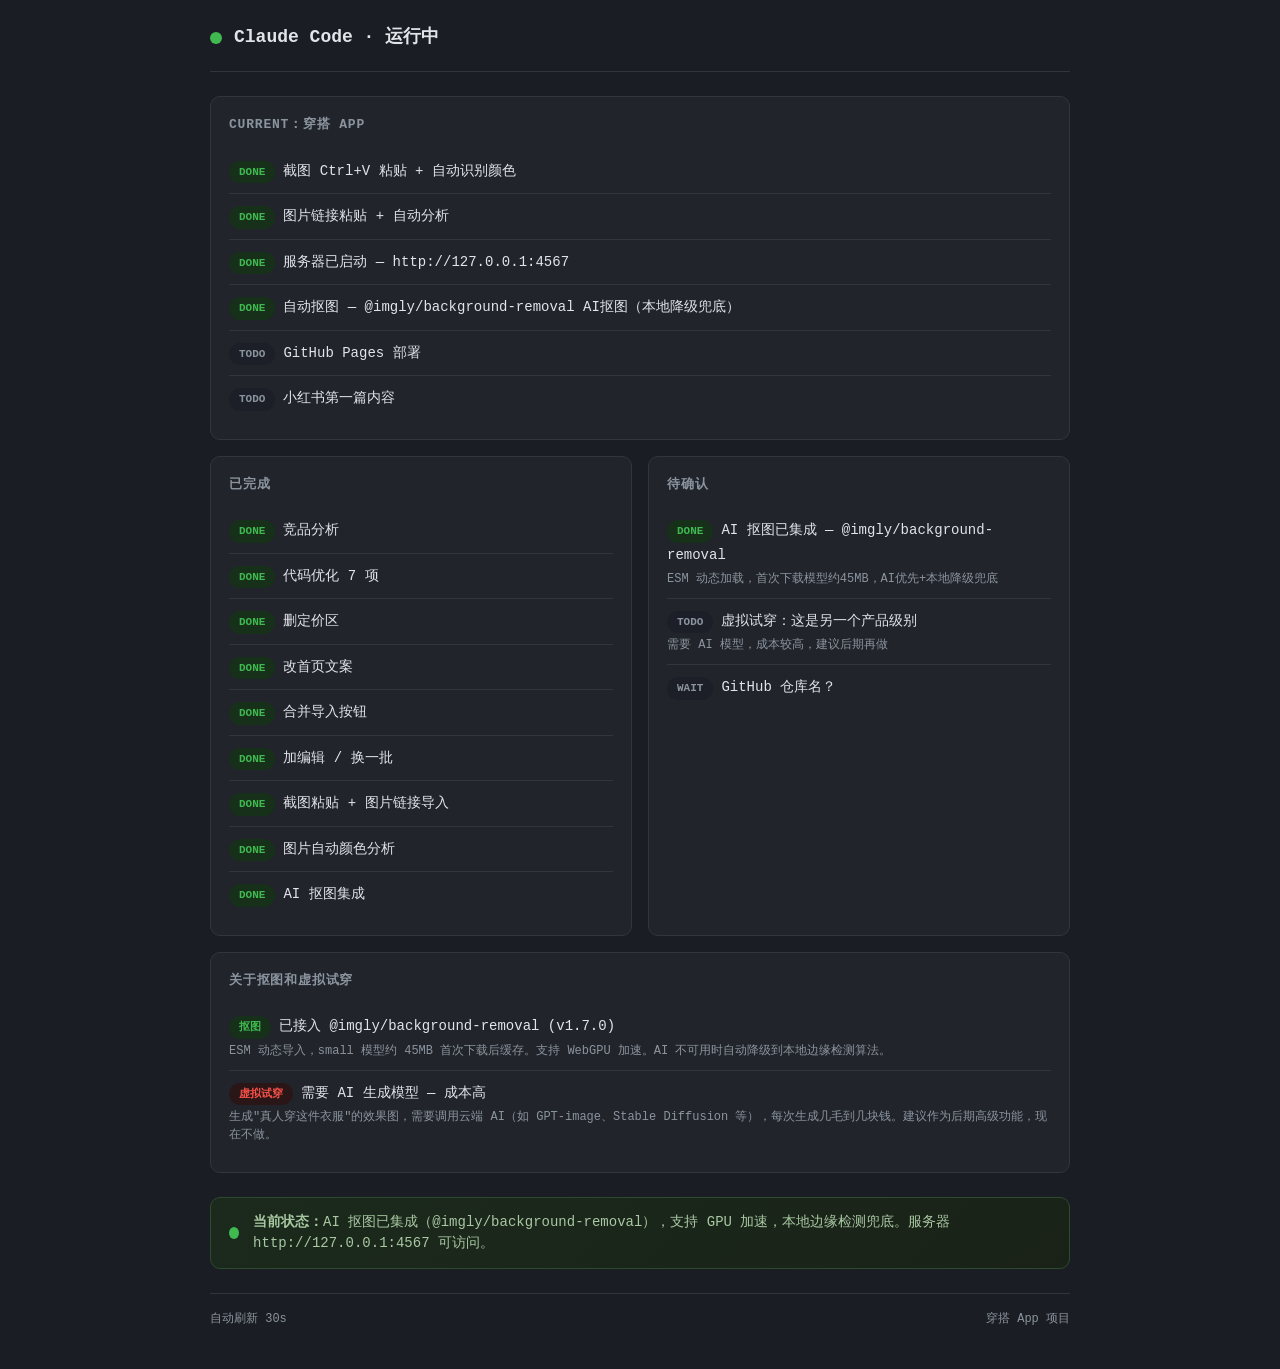
<file: progress.html>
<!doctype html>
<html lang="zh-CN">
<head>
  <meta charset="utf-8">
  <meta name="viewport" content="width=device-width, initial-scale=1">
  <title>工作进度 — Claude Code</title>
  <style>
    :root { --bg:#1a1d23; --panel:#21242b; --ink:#e1e4e8; --muted:#8b949e; --accent:#58a6ff; --green:#3fb950; --yellow:#d2991d; --red:#f85149; --line:#30363d; }
    * { box-sizing:border-box; margin:0; padding:0; }
    body { font-family:-apple-system,BlinkMacSystemFont,'SF Mono','Menlo',monospace; background:var(--bg); color:var(--ink); min-height:100vh; padding:24px; line-height:1.5; }
    .container { max-width:860px; margin:0 auto; }
    .header { display:flex; align-items:center; gap:12px; padding-bottom:20px; border-bottom:1px solid var(--line); margin-bottom:24px; }
    .pulse { width:12px; height:12px; border-radius:50%; background:var(--green); animation:pulse 2s infinite; }
    @keyframes pulse { 0%,100%{opacity:1} 50%{opacity:0.3} }
    .header h1 { font-size:18px; font-weight:600; }
    .header span { color:var(--muted); font-size:13px; }
    .grid { display:grid; grid-template-columns:1fr 1fr; gap:16px; }
    .card { background:var(--panel); border:1px solid var(--line); border-radius:10px; padding:18px; }
    .card.full { grid-column:1/-1; }
    .card h2 { font-size:13px; text-transform:uppercase; letter-spacing:0.8px; color:var(--muted); margin-bottom:14px; }
    .badge { display:inline-block; padding:3px 10px; border-radius:12px; font-size:11px; font-weight:600; margin-right:8px; }
    .badge.done { background:#16301a; color:var(--green); }
    .badge.active { background:#1a2810; color:var(--yellow); }
    .badge.wait { background:#1c1f27; color:var(--muted); }
    .badge.block { background:#2a1616; color:var(--red); }
    .item { padding:10px 0; border-bottom:1px solid var(--line); }
    .item:last-child { border-bottom:none; }
    .item-label { font-size:14px; font-weight:500; }
    .item-desc { font-size:12px; color:var(--muted); margin-top:3px; }
    .now-bar { margin-top:24px; padding:14px 18px; background:linear-gradient(135deg,#1b2a1c,#1a2218); border:1px solid #2d4a2e; border-radius:10px; display:flex; align-items:center; gap:14px; }
    .now-bar p { color:#a8c8a2; font-size:14px; }
    .footer { margin-top:24px; padding-top:16px; border-top:1px solid var(--line); font-size:12px; color:var(--muted); display:flex; justify-content:space-between; }
    @media (max-width:640px) { .grid { grid-template-columns:1fr; } }
  </style>
</head>
<body>
<div class="container">
  <div class="header">
    <div class="pulse"></div>
    <h1>Claude Code · 运行中</h1>
  </div>

  <div class="grid">
    <div class="card full">
      <h2>CURRENT：穿搭 App</h2>
      <div class="item"><span class="badge done">DONE</span><span class="item-label">截图 Ctrl+V 粘贴 + 自动识别颜色</span></div>
      <div class="item"><span class="badge done">DONE</span><span class="item-label">图片链接粘贴 + 自动分析</span></div>
      <div class="item"><span class="badge done">DONE</span><span class="item-label">服务器已启动 — http://127.0.0.1:4567</span></div>
      <div class="item"><span class="badge done">DONE</span><span class="item-label">自动抠图 — @imgly/background-removal AI抠图（本地降级兜底）</span></div>
      <div class="item"><span class="badge wait">TODO</span><span class="item-label">GitHub Pages 部署</span></div>
      <div class="item"><span class="badge wait">TODO</span><span class="item-label">小红书第一篇内容</span></div>
    </div>

    <div class="card">
      <h2>已完成</h2>
      <div class="item"><span class="badge done">DONE</span><span class="item-label">竞品分析</span></div>
      <div class="item"><span class="badge done">DONE</span><span class="item-label">代码优化 7 项</span></div>
      <div class="item"><span class="badge done">DONE</span><span class="item-label">删定价区</span></div>
      <div class="item"><span class="badge done">DONE</span><span class="item-label">改首页文案</span></div>
      <div class="item"><span class="badge done">DONE</span><span class="item-label">合并导入按钮</span></div>
      <div class="item"><span class="badge done">DONE</span><span class="item-label">加编辑 / 换一批</span></div>
      <div class="item"><span class="badge done">DONE</span><span class="item-label">截图粘贴 + 图片链接导入</span></div>
      <div class="item"><span class="badge done">DONE</span><span class="item-label">图片自动颜色分析</span></div>
      <div class="item"><span class="badge done">DONE</span><span class="item-label">AI 抠图集成</span></div>
    </div>

    <div class="card">
      <h2>待确认</h2>
      <div class="item"><span class="badge done">DONE</span><span class="item-label">AI 抠图已集成 — @imgly/background-removal</span><div class="item-desc">ESM 动态加载，首次下载模型约45MB，AI优先+本地降级兜底</div></div>
      <div class="item"><span class="badge wait">TODO</span><span class="item-label">虚拟试穿：这是另一个产品级别</span><div class="item-desc">需要 AI 模型，成本较高，建议后期再做</div></div>
      <div class="item"><span class="badge wait">WAIT</span><span class="item-label">GitHub 仓库名？</span></div>
    </div>
  </div>

  <div class="card full" style="margin-top:16px;">
    <h2>关于抠图和虚拟试穿</h2>
    <div class="item"><span class="badge done">抠图</span><span class="item-label">已接入 @imgly/background-removal (v1.7.0)</span><div class="item-desc">ESM 动态导入，small 模型约 45MB 首次下载后缓存。支持 WebGPU 加速。AI 不可用时自动降级到本地边缘检测算法。</div></div>
    <div class="item"><span class="badge block">虚拟试穿</span><span class="item-label">需要 AI 生成模型 — 成本高</span><div class="item-desc">生成"真人穿这件衣服"的效果图，需要调用云端 AI（如 GPT-image、Stable Diffusion 等），每次生成几毛到几块钱。建议作为后期高级功能，现在不做。</div></div>
  </div>

  <div class="now-bar">
    <div class="pulse"></div>
    <p><strong>当前状态：</strong>AI 抠图已集成（@imgly/background-removal），支持 GPU 加速，本地边缘检测兜底。服务器 http://127.0.0.1:4567 可访问。</p>
  </div>

  <div class="footer">
    <span>自动刷新 30s</span>
    <span>穿搭 App 项目</span>
  </div>
</div>

<script>setTimeout(function(){location.reload()},30000);</script>
</body>
</html>
</file>
